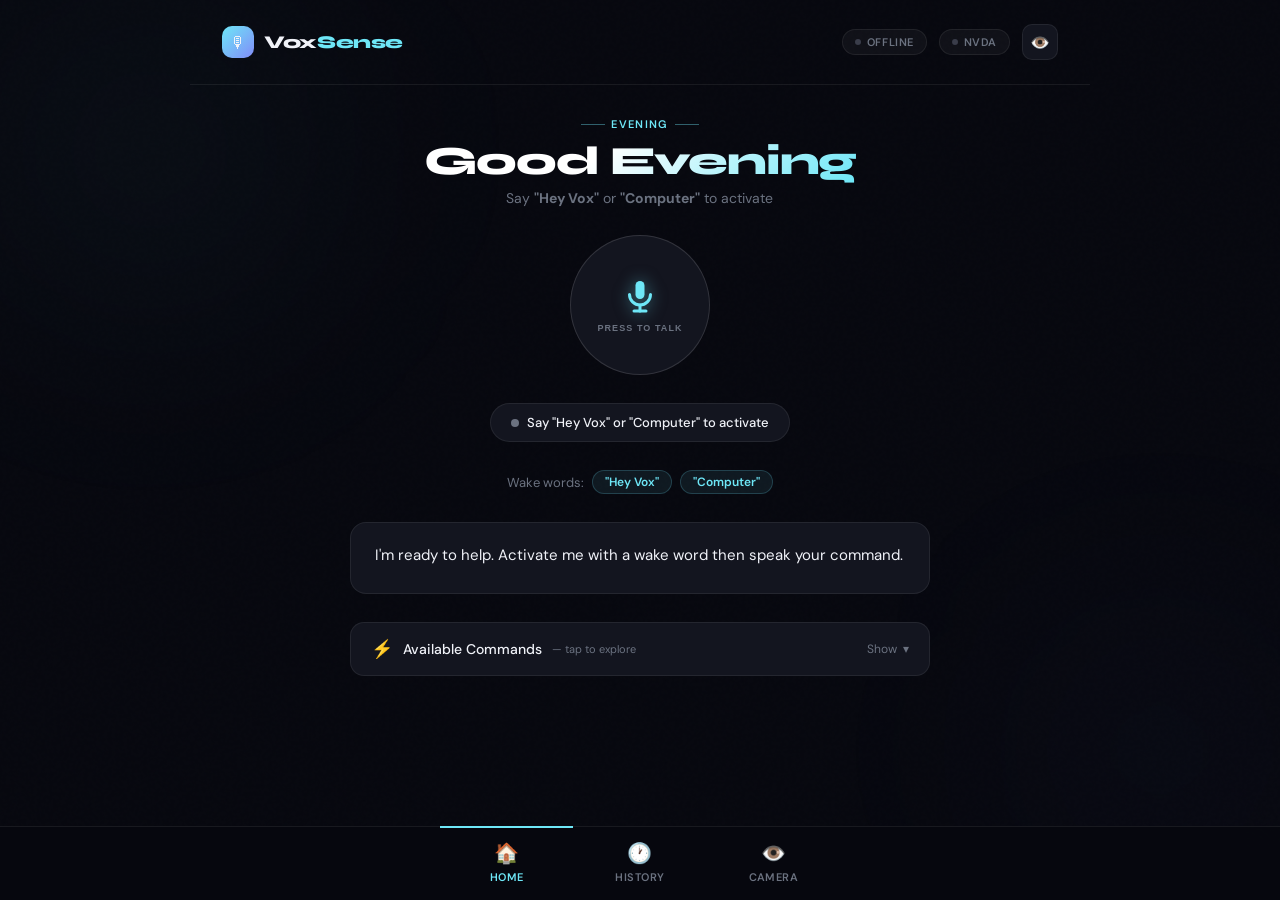
<file: frontend/index.html>
<!DOCTYPE html>
<html lang="en">
<head>
<meta charset="UTF-8">
<meta name="viewport" content="width=device-width, initial-scale=1.0">
<title>VoxSense AI</title>
<link href="https://fonts.googleapis.com/css2?family=DM+Sans:wght@300;400;500;600&family=Syne:wght@700;800&display=swap" rel="stylesheet">
<style>
*,*::before,*::after{margin:0;padding:0;box-sizing:border-box}
:root{
  --bg:#07080f;
  --surface:#0e1018;
  --card:#13151f;
  --border:rgba(255,255,255,0.07);
  --border-hi:rgba(255,255,255,0.13);
  --text:#f0f2f8;
  --muted:#6b7280;
  --dim:#3a3d4a;
  --accent:#6ee7f7;
  --accent2:#818cf8;
  --accent3:#34d399;
  --red:#f87171;
  --yellow:#fbbf24;
  --glow:rgba(110,231,247,0.15);
}
html{font-size:16px}
body{
  background:var(--bg);
  color:var(--text);
  font-family:'DM Sans',sans-serif;
  min-height:100vh;
  display:flex;
  flex-direction:column;
  align-items:center;
  overflow-x:hidden;
}

/* ── NOISE TEXTURE ── */
body::before{
  content:'';
  position:fixed;inset:0;
  background-image:url("data:image/svg+xml,%3Csvg viewBox='0 0 256 256' xmlns='http://www.w3.org/2000/svg'%3E%3Cfilter id='noise'%3E%3CfeTurbulence type='fractalNoise' baseFrequency='0.9' numOctaves='4' stitchTiles='stitch'/%3E%3C/filter%3E%3Crect width='100%25' height='100%25' filter='url(%23noise)' opacity='0.03'/%3E%3C/svg%3E");
  pointer-events:none;z-index:0;opacity:0.4;
}

/* ── AMBIENT GLOWS ── */
.glow-orb{position:fixed;border-radius:50%;pointer-events:none;z-index:0;filter:blur(120px)}
.glow-orb-1{width:500px;height:500px;background:radial-gradient(circle,rgba(110,231,247,0.06) 0%,transparent 70%);top:-100px;left:-100px}
.glow-orb-2{width:400px;height:400px;background:radial-gradient(circle,rgba(129,140,248,0.06) 0%,transparent 70%);bottom:-50px;right:-80px}

/* ── HEADER ── */
header{
  width:100%;max-width:900px;
  display:flex;align-items:center;justify-content:space-between;
  padding:24px 32px;
  position:relative;z-index:10;
  border-bottom:1px solid var(--border);
}
.logo{display:flex;align-items:center;gap:10px}
.logo-mark{
  width:32px;height:32px;border-radius:10px;
  background:linear-gradient(135deg,var(--accent),var(--accent2));
  display:flex;align-items:center;justify-content:center;
  font-size:16px;
}
.logo-name{font-family:'Syne',sans-serif;font-size:18px;font-weight:800;letter-spacing:-0.02em}
.logo-name span{color:var(--accent)}
.header-right{display:flex;align-items:center;gap:12px}
.badge{
  display:flex;align-items:center;gap:6px;
  padding:5px 12px;border-radius:999px;
  font-size:11px;font-weight:600;letter-spacing:0.05em;text-transform:uppercase;
  border:1px solid;
}
.badge-dot{width:6px;height:6px;border-radius:50%}
.badge--on{background:rgba(52,211,153,0.08);border-color:rgba(52,211,153,0.3);color:var(--accent3)}
.badge--on .badge-dot{background:var(--accent3);box-shadow:0 0 6px var(--accent3);animation:blink 2s ease-in-out infinite}
.badge--off{background:rgba(255,255,255,0.04);border-color:var(--border);color:var(--muted)}
.badge--off .badge-dot{background:var(--dim)}
@keyframes blink{0%,100%{opacity:1}50%{opacity:0.3}}
.nav-btn{
  width:36px;height:36px;border-radius:10px;
  background:var(--card);border:1px solid var(--border);
  color:var(--muted);cursor:pointer;font-size:16px;
  display:flex;align-items:center;justify-content:center;
  transition:all 0.2s;
}
.nav-btn:hover{border-color:var(--border-hi);color:var(--text)}

/* ── SCREENS ── */
.screen{display:none;width:100%;flex-direction:column;align-items:center}
.screen.active{display:flex}

/* ── MAIN ── */
main{
  flex:1;width:100%;max-width:900px;
  padding:32px 32px 100px;
  position:relative;z-index:5;
  display:flex;flex-direction:column;align-items:center;gap:28px;
}

/* ── GREETING ── */
.greeting{text-align:center}
.greeting-time{
  font-size:11px;font-weight:600;letter-spacing:0.12em;text-transform:uppercase;
  color:var(--accent);margin-bottom:8px;
  display:flex;align-items:center;justify-content:center;gap:6px;
}
.greeting-time::before,.greeting-time::after{
  content:'';display:block;width:24px;height:1px;background:var(--accent);opacity:0.4;
}
.greeting h1{
  font-family:'Syne',sans-serif;font-size:40px;font-weight:800;
  letter-spacing:-0.03em;line-height:1.1;
  background:linear-gradient(135deg,#fff 40%,var(--accent) 100%);
  -webkit-background-clip:text;-webkit-text-fill-color:transparent;
}
.greeting p{font-size:14px;color:var(--muted);margin-top:6px}

/* ── STATUS PILL ── */
.status-pill{
  display:flex;align-items:center;gap:8px;
  background:var(--card);border:1px solid var(--border);
  border-radius:999px;padding:10px 20px;
  font-size:13px;font-weight:500;
  transition:all 0.4s;
  min-width:260px;justify-content:center;
}
.status-pill.listening{border-color:rgba(52,211,153,0.4);background:rgba(52,211,153,0.06);color:var(--accent3)}
.status-pill.processing{border-color:rgba(251,191,36,0.4);background:rgba(251,191,36,0.06);color:var(--yellow)}
.status-pill.speaking{border-color:rgba(110,231,247,0.4);background:rgba(110,231,247,0.06);color:var(--accent)}
.status-pill.error{border-color:rgba(248,113,113,0.4);background:rgba(248,113,113,0.06);color:var(--red)}
.s-dot{
  width:8px;height:8px;border-radius:50%;background:var(--muted);flex-shrink:0;
  transition:background 0.3s,box-shadow 0.3s;
}
.status-pill.listening .s-dot{background:var(--accent3);box-shadow:0 0 8px var(--accent3);animation:blink 0.8s ease-in-out infinite}
.status-pill.processing .s-dot{background:var(--yellow);box-shadow:0 0 8px var(--yellow);animation:spin 0.6s linear infinite}
.status-pill.speaking .s-dot{background:var(--accent);box-shadow:0 0 8px var(--accent);animation:blink 0.5s ease-in-out infinite}
@keyframes spin{to{transform:rotate(360deg)}}

/* ── MIC BUTTON ── */
.mic-wrap{position:relative;display:flex;align-items:center;justify-content:center}
.mic-rings{position:absolute;border-radius:50%;pointer-events:none}
.mic-ring{
  position:absolute;border-radius:50%;border:1px solid var(--accent);
  opacity:0;transform:scale(0.8);
}
.mic-btn{
  width:140px;height:140px;border-radius:50%;
  background:var(--card);
  border:1.5px solid var(--border-hi);
  cursor:pointer;position:relative;z-index:2;
  display:flex;flex-direction:column;align-items:center;justify-content:center;gap:6px;
  transition:all 0.3s;
  outline:none;
}
.mic-btn::before{
  content:'';position:absolute;inset:-1px;border-radius:50%;
  background:conic-gradient(from 0deg,var(--accent),var(--accent2),var(--accent3),var(--accent));
  opacity:0;transition:opacity 0.4s;z-index:-1;
  animation:rot 4s linear infinite;
}
@keyframes rot{to{filter:hue-rotate(360deg)}}
.mic-btn:hover{border-color:transparent;transform:scale(1.03)}
.mic-btn:hover::before{opacity:1}
.mic-btn:focus-visible{outline:2px solid var(--accent);outline-offset:4px}
.mic-btn.active{border-color:transparent;box-shadow:0 0 60px rgba(52,211,153,0.3)}
.mic-btn.active::before{opacity:1}
.mic-btn.active .mic-ring-1{animation:ripple1 1.6s ease-out infinite}
.mic-btn.active .mic-ring-2{animation:ripple1 1.6s ease-out 0.5s infinite}
@keyframes ripple1{
  0%{transform:scale(1);opacity:0.5}
  100%{transform:scale(1.7);opacity:0}
}
.mic-ring-1{width:140px;height:140px}
.mic-ring-2{width:140px;height:140px}
.mic-icon svg{width:36px;height:36px;filter:drop-shadow(0 0 8px rgba(110,231,247,0.5))}
.mic-label{font-size:9px;font-weight:600;letter-spacing:0.12em;text-transform:uppercase;color:var(--muted)}
.mic-btn.active .mic-label{color:var(--accent3)}

/* ── WAKE HINT ── */
.wake-hint{
  display:flex;align-items:center;gap:8px;font-size:13px;color:var(--muted);
  flex-wrap:wrap;justify-content:center;
}
.wchip{
  background:rgba(110,231,247,0.08);border:1px solid rgba(110,231,247,0.2);
  border-radius:999px;padding:3px 12px;font-size:12px;color:var(--accent);font-weight:600;
}

/* ── RESPONSE AREA ── */
.response-wrap{width:100%;max-width:580px}
.response-box{
  background:var(--card);border:1px solid var(--border);
  border-radius:16px;padding:20px 24px;
  min-height:72px;display:flex;flex-direction:column;gap:8px;
}
.response-user{font-size:12px;color:var(--muted);display:none}
.response-user.show{display:block}
.response-user span{color:var(--accent3);font-weight:600}
.response-text{font-size:15px;line-height:1.65;color:var(--text)}

/* ── STOP BTN ── */
.stop-btn{
  background:rgba(248,113,113,0.08);border:1px solid rgba(248,113,113,0.25);
  color:var(--red);border-radius:12px;padding:10px 24px;
  cursor:pointer;font-size:13px;font-weight:600;font-family:'DM Sans',sans-serif;
  display:none;transition:background 0.2s;
}
.stop-btn.show{display:block}
.stop-btn:hover{background:rgba(248,113,113,0.15)}

/* ════════════════════════════════════════════
   COMMANDS DRAWER — Swipe/Click to reveal
   ════════════════════════════════════════════ */
.drawer-trigger{
  width:100%;max-width:580px;
  background:var(--card);border:1px solid var(--border);
  border-radius:14px;padding:14px 20px;
  display:flex;align-items:center;justify-content:space-between;
  cursor:pointer;transition:border-color 0.2s;
  user-select:none;
}
.drawer-trigger:hover{border-color:var(--border-hi)}
.drawer-trigger-left{display:flex;align-items:center;gap:10px;font-size:14px;font-weight:500}
.drawer-trigger-icon{font-size:18px}
.drawer-arrow{
  font-size:12px;color:var(--muted);
  transition:transform 0.3s;display:flex;align-items:center;gap:6px;
  font-size:12px;
}
.drawer-arrow.open{transform:rotate(180deg)}

.commands-drawer{
  width:100%;max-width:580px;
  max-height:0;overflow:hidden;
  transition:max-height 0.45s cubic-bezier(0.4,0,0.2,1);
}
.commands-drawer.open{max-height:600px}

.commands-inner{
  background:var(--card);border:1px solid var(--border);
  border-top:none;border-radius:0 0 14px 14px;
  padding:6px 12px 16px;
}

/* Category tabs */
.cmd-tabs{display:flex;gap:6px;flex-wrap:wrap;padding:12px 4px 10px}
.cmd-tab{
  padding:5px 14px;border-radius:999px;font-size:11px;font-weight:600;
  letter-spacing:0.04em;text-transform:uppercase;cursor:pointer;
  background:transparent;border:1px solid var(--border);color:var(--muted);
  transition:all 0.2s;font-family:'DM Sans',sans-serif;
}
.cmd-tab:hover{border-color:var(--border-hi);color:var(--text)}
.cmd-tab.active{background:rgba(110,231,247,0.1);border-color:rgba(110,231,247,0.3);color:var(--accent)}

/* Command grid */
.cmd-grid{display:grid;grid-template-columns:1fr 1fr;gap:6px}
.cmd-item{
  display:flex;align-items:center;gap:8px;
  padding:10px 12px;border-radius:10px;
  background:rgba(255,255,255,0.02);border:1px solid var(--border);
  font-size:13px;color:#94a3b8;cursor:pointer;
  transition:all 0.15s;
}
.cmd-item:hover{background:rgba(110,231,247,0.06);border-color:rgba(110,231,247,0.2);color:var(--text)}
.cmd-emoji{font-size:14px;flex-shrink:0}

/* ── HISTORY SCREEN ── */
.history-hdr{width:100%;max-width:580px;display:flex;align-items:center;justify-content:space-between;margin-bottom:20px}
.history-hdr h2{font-family:'Syne',sans-serif;font-size:22px;font-weight:800}
.clear-btn{
  background:rgba(248,113,113,0.08);border:1px solid rgba(248,113,113,0.2);
  color:var(--red);border-radius:8px;padding:6px 14px;
  cursor:pointer;font-size:12px;font-family:'DM Sans',sans-serif;
}
.history-list{width:100%;max-width:580px;display:flex;flex-direction:column;gap:10px}
.history-empty{color:var(--muted);font-size:14px;text-align:center;padding:48px 0}
.h-item{
  background:var(--card);border:1px solid var(--border);
  border-radius:14px;padding:16px 18px;
}
.h-you{font-size:12px;color:var(--accent3);font-weight:600;margin-bottom:4px}
.h-cmd{font-size:14px;color:var(--text);margin-bottom:8px}
.h-resp{font-size:12px;color:var(--muted);padding-top:8px;border-top:1px solid var(--border);line-height:1.5}
.h-time{font-size:11px;color:var(--dim);margin-top:6px}

/* ── CONFIRM OVERLAY ── */
.confirm-overlay{
  position:fixed;inset:0;background:rgba(0,0,0,0.88);
  z-index:1000;display:flex;align-items:center;justify-content:center;padding:24px;
}
.confirm-overlay[hidden]{display:none}
.confirm-box{
  background:var(--surface);border:1px solid var(--border-hi);
  border-radius:20px;padding:36px;max-width:440px;width:100%;text-align:center;
  box-shadow:0 0 80px rgba(110,231,247,0.08);
}
.confirm-icon{font-size:40px;margin-bottom:12px}
.confirm-q{font-family:'Syne',sans-serif;font-size:20px;font-weight:800;margin-bottom:10px}
.confirm-desc{font-size:14px;color:var(--muted);margin-bottom:28px;line-height:1.6}
.confirm-btns{display:flex;gap:12px;justify-content:center}
.cbtn{
  padding:12px 28px;border-radius:12px;font-size:14px;font-weight:600;
  cursor:pointer;font-family:'DM Sans',sans-serif;border:1.5px solid;transition:all 0.2s;
}
.cbtn-yes{background:rgba(52,211,153,0.1);border-color:var(--accent3);color:var(--accent3)}
.cbtn-yes:hover{background:rgba(52,211,153,0.2)}
.cbtn-no{background:transparent;border-color:rgba(248,113,113,0.4);color:var(--red)}
.cbtn-no:hover{background:rgba(248,113,113,0.08)}
.confirm-hint{font-size:11px;color:var(--dim);margin-top:16px}

/* ── FOOTER NAV ── */
footer{
  position:fixed;bottom:0;left:0;right:0;
  background:rgba(7,8,15,0.9);
  backdrop-filter:blur(20px);
  border-top:1px solid var(--border);
  z-index:50;
  display:flex;justify-content:center;
}
.foot-nav{display:flex;max-width:400px;width:100%}
.foot-item{
  flex:1;display:flex;flex-direction:column;align-items:center;gap:4px;
  padding:12px 0 16px;font-size:11px;color:var(--muted);cursor:pointer;
  transition:color 0.2s;border-top:2px solid transparent;margin-top:-1px;
  font-weight:600;letter-spacing:0.04em;text-transform:uppercase;
}
.foot-item.on{color:var(--accent);border-top-color:var(--accent)}
.foot-item:hover{color:var(--text)}
.foot-icon{font-size:20px}

.sr-only{position:absolute;width:1px;height:1px;overflow:hidden;clip:rect(0,0,0,0)}
</style>
</head>
<body>
<div class="glow-orb glow-orb-1"></div>
<div class="glow-orb glow-orb-2"></div>

<!-- HEADER -->
<header>
  <div class="logo">
    <div class="logo-mark">🎙</div>
    <div>
      <div class="logo-name">Vox<span>Sense</span></div>
    </div>
  </div>
  <div class="header-right">
    <div class="badge badge--off" id="connBadge">
      <div class="badge-dot"></div>
      <span class="badge-text">Offline</span>
    </div>
    <div class="badge badge--off" id="nvdaBadge">
      <div class="badge-dot"></div>
      <span class="badge-text">NVDA</span>
    </div>
    <button class="nav-btn" onclick="window.location.href='camera_eyes.html'" aria-label="Camera Eyes">👁️</button>
  </div>
</header>

<!-- SCREEN: DASHBOARD -->
<div class="screen active" id="screen-dashboard">
<main>

  <!-- Greeting -->
  <div class="greeting">
    <div class="greeting-time" id="greetingTime">Morning</div>
    <h1 id="greetingText">Good Morning</h1>
    <p>Say <strong>"Hey Vox"</strong> or <strong>"Computer"</strong> to activate</p>
  </div>

  <!-- Mic -->
  <div class="mic-wrap">
    <div class="mic-ring mic-ring-1"></div>
    <div class="mic-ring mic-ring-2"></div>
    <button class="mic-btn" id="micBtn"
      onclick="toggleAssistant()"
      aria-label="Microphone button"
      aria-pressed="false" tabindex="0">
      <div class="mic-icon">
        <svg viewBox="0 0 24 24" fill="none">
          <rect x="9" y="2" width="6" height="12" rx="3" fill="var(--accent)"/>
          <path d="M5 11C5 14.866 8.134 18 12 18C15.866 18 19 14.866 19 11" stroke="var(--accent)" stroke-width="2" stroke-linecap="round"/>
          <line x1="12" y1="18" x2="12" y2="22" stroke="var(--accent)" stroke-width="2" stroke-linecap="round"/>
          <line x1="8" y1="22" x2="16" y2="22" stroke="var(--accent)" stroke-width="2" stroke-linecap="round"/>
        </svg>
      </div>
      <div class="mic-label" id="micLabel">Press to Talk</div>
    </button>
  </div>

  <!-- Status -->
  <div class="status-pill" id="statusPill" role="status" aria-live="polite">
    <div class="s-dot" id="sDot"></div>
    <span id="statusText">Say "Hey Vox" or "Computer" to activate</span>
  </div>

  <!-- Wake hint -->
  <div class="wake-hint">
    Wake words: <div class="wchip">"Hey Vox"</div> <div class="wchip">"Computer"</div>
  </div>

  <!-- Response -->
  <div class="response-wrap">
    <div class="response-box">
      <div class="response-user" id="responseUser"><span>You:</span> <span id="userSaidTxt"></span></div>
      <div class="response-text" id="responseText">I'm ready to help. Activate me with a wake word then speak your command.</div>
    </div>
  </div>

  <button class="stop-btn" id="stopBtn" onclick="stopAssistant()">⏹ Say "Stop" or click to deactivate</button>

  <!-- ══ COMMANDS DRAWER ══ -->
  <div class="drawer-trigger" id="drawerTrigger" onclick="toggleDrawer()"
       role="button" tabindex="0" aria-expanded="false"
       aria-label="Show available commands">
    <div class="drawer-trigger-left">
      <span class="drawer-trigger-icon">⚡</span>
      <span>Available Commands</span>
      <span style="font-size:11px;color:var(--muted);font-weight:400">— tap to explore</span>
    </div>
    <div class="drawer-arrow" id="drawerArrow">
      <span>Show</span> ▾
    </div>
  </div>

  <div class="commands-drawer" id="commandsDrawer" role="region" aria-label="Commands list">
    <div class="commands-inner">
      <!-- Category Tabs -->
      <div class="cmd-tabs" role="tablist">
        <button class="cmd-tab active" onclick="showCat('system')" role="tab">System</button>
        <button class="cmd-tab" onclick="showCat('apps')" role="tab">Apps</button>
        <button class="cmd-tab" onclick="showCat('media')" role="tab">Media</button>
        <button class="cmd-tab" onclick="showCat('browser')" role="tab">Browser</button>
        <button class="cmd-tab" onclick="showCat('whatsapp')" role="tab">WhatsApp</button>
        <button class="cmd-tab" onclick="showCat('files')" role="tab">Files</button>
        <button class="cmd-tab" onclick="showCat('info')" role="tab">Info</button>
      </div>

      <!-- Command Grids -->
      <div class="cmd-grid" id="cat-system">
        <div class="cmd-item" onclick="quickCmd('what time is it')"><span class="cmd-emoji">🕐</span>What time is it</div>
        <div class="cmd-item" onclick="quickCmd('what is today date')"><span class="cmd-emoji">📅</span>What is today's date</div>
        <div class="cmd-item" onclick="quickCmd('take a screenshot')"><span class="cmd-emoji">📸</span>Take a screenshot</div>
        <div class="cmd-item" onclick="quickCmd('read my screen')"><span class="cmd-emoji">👁️</span>Read my screen</div>
        <div class="cmd-item" onclick="quickCmd('turn up the volume')"><span class="cmd-emoji">🔊</span>Turn up the volume</div>
        <div class="cmd-item" onclick="quickCmd('turn down the volume')"><span class="cmd-emoji">🔉</span>Turn down the volume</div>
        <div class="cmd-item" onclick="quickCmd('mute the sound')"><span class="cmd-emoji">🔇</span>Mute the sound</div>
        <div class="cmd-item" onclick="quickCmd('lock my pc')"><span class="cmd-emoji">🔒</span>Lock my PC</div>
        <div class="cmd-item" onclick="quickCmd('shut down my pc')"><span class="cmd-emoji">⏻</span>Shut down my PC</div>
        <div class="cmd-item" onclick="quickCmd('restart my pc')"><span class="cmd-emoji">🔄</span>Restart my PC</div>
      </div>

      <div class="cmd-grid" id="cat-apps" style="display:none">
        <div class="cmd-item" onclick="quickCmd('open chrome')"><span class="cmd-emoji">🌐</span>Open Chrome</div>
        <div class="cmd-item" onclick="quickCmd('open notepad')"><span class="cmd-emoji">📝</span>Open Notepad</div>
        <div class="cmd-item" onclick="quickCmd('open calculator')"><span class="cmd-emoji">🔢</span>Open Calculator</div>
        <div class="cmd-item" onclick="quickCmd('open file explorer')"><span class="cmd-emoji">📁</span>Open File Explorer</div>
        <div class="cmd-item" onclick="quickCmd('open task manager')"><span class="cmd-emoji">📊</span>Open Task Manager</div>
        <div class="cmd-item" onclick="quickCmd('list open apps')"><span class="cmd-emoji">📋</span>List open apps</div>
        <div class="cmd-item" onclick="quickCmd('close chrome')"><span class="cmd-emoji">❌</span>Close Chrome</div>
        <div class="cmd-item" onclick="quickCmd('press ctrl c')"><span class="cmd-emoji">⌨️</span>Press Ctrl+C</div>
        <div class="cmd-item" onclick="quickCmd('press alt tab')"><span class="cmd-emoji">🔁</span>Press Alt+Tab</div>
        <div class="cmd-item" onclick="quickCmd('scroll down')"><span class="cmd-emoji">⬇️</span>Scroll down</div>
      </div>

      <div class="cmd-grid" id="cat-media" style="display:none">
        <div class="cmd-item" onclick="quickCmd('play arijit singh on youtube')"><span class="cmd-emoji">▶️</span>Play on YouTube</div>
        <div class="cmd-item" onclick="quickCmd('pause the video')"><span class="cmd-emoji">⏸️</span>Pause the video</div>
        <div class="cmd-item" onclick="quickCmd('next video')"><span class="cmd-emoji">⏭️</span>Next video</div>
        <div class="cmd-item" onclick="quickCmd('previous video')"><span class="cmd-emoji">⏮️</span>Previous video</div>
        <div class="cmd-item" onclick="quickCmd('skip forward 30 seconds')"><span class="cmd-emoji">⏩</span>Skip forward 30s</div>
        <div class="cmd-item" onclick="quickCmd('youtube fullscreen')"><span class="cmd-emoji">⛶</span>Fullscreen</div>
        <div class="cmd-item" onclick="quickCmd('what video is playing')"><span class="cmd-emoji">🎵</span>What's playing</div>
        <div class="cmd-item" onclick="quickCmd('like this video')"><span class="cmd-emoji">👍</span>Like this video</div>
        <div class="cmd-item" onclick="quickCmd('spotify play pause')"><span class="cmd-emoji">🎧</span>Spotify play/pause</div>
        <div class="cmd-item" onclick="quickCmd('spotify next track')"><span class="cmd-emoji">⏭️</span>Spotify next</div>
      </div>

      <div class="cmd-grid" id="cat-browser" style="display:none">
        <div class="cmd-item" onclick="quickCmd('open google.com')"><span class="cmd-emoji">🌐</span>Open Google</div>
        <div class="cmd-item" onclick="quickCmd('open youtube.com')"><span class="cmd-emoji">📺</span>Open YouTube</div>
        <div class="cmd-item" onclick="quickCmd('open gmail')"><span class="cmd-emoji">📧</span>Open Gmail</div>
        <div class="cmd-item" onclick="quickCmd('read my emails')"><span class="cmd-emoji">📬</span>Read emails</div>
        <div class="cmd-item" onclick="quickCmd('open instagram')"><span class="cmd-emoji">📷</span>Open Instagram</div>
        <div class="cmd-item" onclick="quickCmd('translate hello to urdu')"><span class="cmd-emoji">🌍</span>Translate to Urdu</div>
        <div class="cmd-item" onclick="quickCmd('read clipboard')"><span class="cmd-emoji">📋</span>Read clipboard</div>
        <div class="cmd-item" onclick="quickCmd('check internet speed')"><span class="cmd-emoji">📶</span>Check internet speed</div>
      </div>

      <div class="cmd-grid" id="cat-whatsapp" style="display:none">
        <div class="cmd-item" onclick="quickCmd('open whatsapp')"><span class="cmd-emoji">💬</span>Open WhatsApp</div>
        <div class="cmd-item" onclick="quickCmd('open whatsapp chat with Ali')"><span class="cmd-emoji">👤</span>Open chat with Ali</div>
        <div class="cmd-item" onclick="quickCmd('send message to Ali saying hello')"><span class="cmd-emoji">📤</span>Send message</div>
        <div class="cmd-item" onclick="quickCmd('read messages from Ali')"><span class="cmd-emoji">📩</span>Read messages</div>
        <div class="cmd-item" onclick="quickCmd('show unread messages')"><span class="cmd-emoji">🔔</span>Unread messages</div>
        <div class="cmd-item" onclick="quickCmd('call Ali on whatsapp')"><span class="cmd-emoji">📞</span>Voice call</div>
        <div class="cmd-item" onclick="quickCmd('video call Ali on whatsapp')"><span class="cmd-emoji">📹</span>Video call</div>
        <div class="cmd-item" onclick="quickCmd('end call')"><span class="cmd-emoji">📵</span>End call</div>
        <div class="cmd-item" onclick="quickCmd('go back in whatsapp')"><span class="cmd-emoji">◀️</span>Go back</div>
        <div class="cmd-item" onclick="quickCmd('close whatsapp')"><span class="cmd-emoji">❌</span>Close WhatsApp</div>
      </div>

      <div class="cmd-grid" id="cat-files" style="display:none">
        <div class="cmd-item" onclick="quickCmd('list desktop files')"><span class="cmd-emoji">🖥️</span>List desktop</div>
        <div class="cmd-item" onclick="quickCmd('list downloads folder')"><span class="cmd-emoji">⬇️</span>List downloads</div>
        <div class="cmd-item" onclick="quickCmd('list documents folder')"><span class="cmd-emoji">📂</span>List documents</div>
        <div class="cmd-item" onclick="quickCmd('search file report')"><span class="cmd-emoji">🔍</span>Search a file</div>
        <div class="cmd-item" onclick="quickCmd('open file resume')"><span class="cmd-emoji">📄</span>Open a file</div>
        <div class="cmd-item" onclick="quickCmd('read pdf document')"><span class="cmd-emoji">📕</span>Read a PDF</div>
        <div class="cmd-item" onclick="quickCmd('create folder projects')"><span class="cmd-emoji">➕</span>Create folder</div>
        <div class="cmd-item" onclick="quickCmd('empty recycle bin')"><span class="cmd-emoji">🗑️</span>Empty recycle bin</div>
      </div>

      <div class="cmd-grid" id="cat-info" style="display:none">
        <div class="cmd-item" onclick="quickCmd('what is the weather in karachi')"><span class="cmd-emoji">🌤️</span>Weather in Karachi</div>
        <div class="cmd-item" onclick="quickCmd('read me the latest news')"><span class="cmd-emoji">📰</span>Latest news</div>
        <div class="cmd-item" onclick="quickCmd('pakistan news')"><span class="cmd-emoji">🇵🇰</span>Pakistan news</div>
        <div class="cmd-item" onclick="quickCmd('tech news')"><span class="cmd-emoji">💻</span>Tech news</div>
        <div class="cmd-item" onclick="quickCmd('what is my battery level')"><span class="cmd-emoji">🔋</span>Battery level</div>
        <div class="cmd-item" onclick="quickCmd('how much ram is being used')"><span class="cmd-emoji">💾</span>RAM usage</div>
        <div class="cmd-item" onclick="quickCmd('is my wifi connected')"><span class="cmd-emoji">📶</span>WiFi status</div>
        <div class="cmd-item" onclick="quickCmd('cpu usage')"><span class="cmd-emoji">⚙️</span>CPU usage</div>
        <div class="cmd-item" onclick="quickCmd('set reminder in 10 minutes meeting')"><span class="cmd-emoji">⏰</span>Set reminder</div>
        <div class="cmd-item" onclick="quickCmd('list my reminders')"><span class="cmd-emoji">📌</span>List reminders</div>
      </div>
    </div>
  </div>

</main>
</div>

<!-- SCREEN: HISTORY -->
<div class="screen" id="screen-history">
<main>
  <div class="history-hdr">
    <h2>History</h2>
    <button class="clear-btn" onclick="clearHistory()">Clear All</button>
  </div>
  <div class="history-list" id="historyList">
    <div class="history-empty">No history yet — start talking to VoxSense!</div>
  </div>
</main>
</div>

<!-- CONFIRM OVERLAY -->
<div class="confirm-overlay" id="confirmOverlay" hidden role="dialog" aria-modal="true" aria-labelledby="confirmQ">
  <div class="confirm-box">
    <div class="confirm-icon">⚠️</div>
    <div class="confirm-q" id="confirmQ">Are you sure?</div>
    <div class="confirm-desc" id="confirmDesc">This action cannot be undone.</div>
    <div class="confirm-btns">
      <button class="cbtn cbtn-yes" id="confirmYes">Yes, proceed</button>
      <button class="cbtn cbtn-no" id="confirmNo">Cancel</button>
    </div>
    <div class="confirm-hint">Press Y to confirm · N or Esc to cancel</div>
  </div>
</div>

<!-- FOOTER -->
<footer>
  <nav class="foot-nav" aria-label="App navigation">
    <div class="foot-item on" id="foot-dashboard" onclick="showScreen('dashboard')" tabindex="0" role="button">
      <div class="foot-icon">🏠</div><span>Home</span>
    </div>
    <div class="foot-item" id="foot-history" onclick="showScreen('history')" tabindex="0" role="button">
      <div class="foot-icon">🕐</div><span>History</span>
    </div>
    <div class="foot-item" onclick="window.location.href='camera_eyes.html'" tabindex="0" role="button">
      <div class="foot-icon">👁️</div><span>Camera</span>
    </div>
  </nav>
</footer>

<script>
'use strict';

/* ── CONFIG ── */
const WS_URL = 'ws://192.168.1.7:8000/ws';
const HTTP_URL = 'http://192.168.1.7:8000';
const WAKE_WORDS = ['hey vox','computer','hey vocks','hay vox','hey box','hey fox'];
const STOP_WORDS = ['stop','stop listening','turn off','deactivate','goodbye','bye'];

/* ── STATE ── */
let ws=null, recog=null;
let isActive=false, isSpeaking=false;
let history=JSON.parse(localStorage.getItem('vs_history')||'[]');
const synth=window.speechSynthesis;

/* ── DRAWER ── */
let drawerOpen=false;
function toggleDrawer(){
  drawerOpen=!drawerOpen;
  document.getElementById('commandsDrawer').classList.toggle('open',drawerOpen);
  const arrow=document.getElementById('drawerArrow');
  arrow.classList.toggle('open',drawerOpen);
  arrow.innerHTML=drawerOpen?'<span>Hide</span> ▴':'<span>Show</span> ▾';
  document.getElementById('drawerTrigger').setAttribute('aria-expanded',drawerOpen);
}

/* ── CATEGORY TABS ── */
const cats=['system','apps','media','browser','whatsapp','files','info'];
function showCat(name){
  cats.forEach(c=>{
    document.getElementById('cat-'+c).style.display=c===name?'grid':'none';
  });
  document.querySelectorAll('.cmd-tab').forEach((t,i)=>{
    t.classList.toggle('active',cats[i]===name);
  });
}

/* ── SCREENS ── */
function showScreen(name){
  document.querySelectorAll('.screen').forEach(s=>s.classList.remove('active'));
  document.querySelectorAll('.foot-item').forEach(f=>f.classList.remove('on'));
  document.getElementById('screen-'+name).classList.add('active');
  document.getElementById('foot-'+name).classList.add('on');
  if(name==='history') renderHistory();
}

/* ── GREETING ── */
function setGreeting(){
  const h=new Date().getHours();
  const word=h<12?'Morning':h<17?'Afternoon':'Evening';
  const full=`Good ${word}`;
  document.getElementById('greetingTime').textContent=word;
  document.getElementById('greetingText').textContent=full;
}

/* ── STATUS ── */
function setStatus(type,text){
  const pill=document.getElementById('statusPill');
  pill.className='status-pill '+(type||'');
  document.getElementById('statusText').textContent=text;
}

function setMicState(state){
  const btn=document.getElementById('micBtn');
  const lbl=document.getElementById('micLabel');
  btn.classList.toggle('active',state==='listening');
  btn.setAttribute('aria-pressed',state==='listening'?'true':'false');
  const labels={
    idle:'Press to Talk',listening:'Listening...',
    processing:'Processing...', speaking:'Speaking...',off:'Offline'
  };
  lbl.textContent=labels[state]||'Press to Talk';
  const statusMap={
    idle:'Say "Hey Vox" or "Computer" to activate',
    listening:'🎤 Listening — speak your command now',
    processing:'⏳ Processing your command...',
    speaking:'🔊 Speaking — wait before you speak again',
    off:'Assistant off — say "Hey Vox" to start'
  };
  setStatus(state==='listening'?'listening':state==='processing'?'processing':state==='speaking'?'speaking':'',statusMap[state]||'');
}

/* ── RESPONSE ── */
function showResponse(text,userText){
  document.getElementById('responseText').textContent=text;
  const u=document.getElementById('responseUser');
  if(userText){
    document.getElementById('userSaidTxt').textContent=userText;
    u.classList.add('show');
  } else u.classList.remove('show');
}

/* ── TTS ── */
function speak(text){
  if(!text||!synth) return;
  if(synth.speaking) synth.cancel();
  function doSpeak(){
    const voices=synth.getVoices();
    const preferred=['Microsoft Aria Online (Natural) - English (United States)','Microsoft Jenny Online (Natural) - English (United States)','Google US English','Microsoft Zira - English (United States)'];
    let voice=null;
    for(const n of preferred){ voice=voices.find(v=>v.name===n); if(voice) break; }
    if(!voice) voice=voices.find(v=>v.lang&&v.lang.startsWith('en'));
    const u=new SpeechSynthesisUtterance(text);
    if(voice) u.voice=voice;
    u.rate=0.95;u.pitch=1.05;u.lang='en-US';
    isSpeaking=true; setMicState('speaking');
    u.onend=()=>{ isSpeaking=false; if(isActive) setMicState('listening'); else setMicState('idle'); };
    u.onerror=()=>{ isSpeaking=false; if(isActive) setMicState('listening'); else setMicState('idle'); };
    synth.speak(u);
  }
  if(synth.getVoices().length>0) doSpeak();
  else synth.onvoiceschanged=doSpeak;
}

/* ── WEBSOCKET ── */
function connectWS(){
  try{
    ws=new WebSocket(WS_URL);
    ws.onopen=()=>{
      setBadge('connBadge','on','Online');
      console.log('Backend connected');
    };
    ws.onmessage=(e)=>{
      try{
        const d=JSON.parse(e.data);
        if(d.type==='confirm_request'){
          showConfirm(d.message,()=>sendToBackend('yes confirm'),()=>sendToBackend('cancel'));
          speak(d.message); return;
        }
        const text=d.response||d.message||'';
        if(!text) return;
        const lastCmd=document.getElementById('userSaidTxt').textContent;
        showResponse(text,lastCmd);
        if(lastCmd) saveHistory(lastCmd,text);
        setMicState('speaking');
        speak(text);
      }catch(err){console.error(err)}
    };
    ws.onerror=()=>setBadge('connBadge','off','Offline');
    ws.onclose=()=>{ setBadge('connBadge','off','Offline'); setTimeout(connectWS,3000); };
  }catch(e){}
}

function sendToBackend(text){
  document.getElementById('userSaidTxt').textContent=text;
  setMicState('processing');
  showResponse('Processing...',text);
  if(ws&&ws.readyState===WebSocket.OPEN){
    ws.send(JSON.stringify({transcript:text}));
  } else {
    showResponse('Backend not connected. Run: uvicorn main:app --port 8000',text);
    speak('Backend not connected. Please start the server.');
  }
}

/* ── SPEECH RECOGNITION ── */
function startRecognition(){
  const SR=window.SpeechRecognition||window.webkitSpeechRecognition;
  if(!SR){ showResponse('Voice not supported. Use Chrome or Edge.'); return; }
  recog=new SR();
  recog.continuous=true; recog.interimResults=false;
  recog.lang='en-US'; recog.maxAlternatives=1; recog._running=true;
  recog.onresult=(e)=>{
    const t=e.results[e.results.length-1][0].transcript.toLowerCase().trim();
    if(t.includes('camera eyes')||t.includes('open camera')){ window.location.href='camera_eyes.html'; return; }
    if(!isActive){
      if(WAKE_WORDS.some(w=>t.includes(w))) activateAssistant();
      return;
    }
    if(STOP_WORDS.some(w=>t.includes(w))){ stopAssistant(); return; }
    if(isSpeaking) return;
    sendToBackend(t);
  };
  recog.onend=()=>{ if(recog._running) setTimeout(()=>{ try{recog.start()}catch(e){} },300); };
  recog.onerror=(e)=>{ if(e.error==='not-allowed') showResponse('Microphone blocked. Allow microphone access.'); };
  try{recog.start()}catch(e){}
}

/* ── ACTIVATE ── */
function activateAssistant(){
  isActive=true;
  document.getElementById('micBtn').setAttribute('aria-pressed','true');
  document.getElementById('stopBtn').classList.add('show');
  setMicState('listening');
  speak('Ready. Speak your command.');
}

function stopAssistant(){
  isActive=false;
  document.getElementById('micBtn').setAttribute('aria-pressed','false');
  document.getElementById('stopBtn').classList.remove('show');
  setMicState('idle');
  speak('Deactivated. Say Hey Vox to wake me up again.');
}

function toggleAssistant(){ if(isActive) stopAssistant(); else activateAssistant(); }

function quickCmd(cmd){
  if(!isActive) activateAssistant();
  setTimeout(()=>sendToBackend(cmd),800);
}

/* ── HISTORY ── */
function saveHistory(cmd,resp){
  history.unshift({cmd,resp,time:new Date().toLocaleString()});
  if(history.length>100) history=history.slice(0,100);
  localStorage.setItem('vs_history',JSON.stringify(history));
}

function renderHistory(){
  const list=document.getElementById('historyList');
  if(!history.length){ list.innerHTML='<div class="history-empty">No history yet — start talking to VoxSense!</div>'; return; }
  list.innerHTML=history.map(h=>`
    <div class="h-item">
      <div class="h-you">You said</div>
      <div class="h-cmd">${h.cmd}</div>
      <div class="h-resp">${h.resp}</div>
      <div class="h-time">${h.time}</div>
    </div>`).join('');
}

function clearHistory(){ history=[]; localStorage.removeItem('vs_history'); renderHistory(); }

/* ── BADGE ── */
function setBadge(id,type,text){
  const el=document.getElementById(id);
  el.className=`badge badge--${type}`;
  el.querySelector('.badge-text').textContent=text;
}

/* ── CONFIRM ── */
let confirmCbs={yes:null,no:null};
function showConfirm(msg,onYes,onNo){
  confirmCbs={yes:onYes,no:onNo};
  document.getElementById('confirmDesc').textContent=msg;
  document.getElementById('confirmOverlay').removeAttribute('hidden');
  document.getElementById('confirmYes').focus();
}
function closeConfirm(){
  document.getElementById('confirmOverlay').setAttribute('hidden','');
  document.getElementById('micBtn').focus();
}
document.getElementById('confirmYes').onclick=()=>{ closeConfirm(); if(confirmCbs.yes) confirmCbs.yes(); };
document.getElementById('confirmNo').onclick=()=>{ closeConfirm(); if(confirmCbs.no) confirmCbs.no(); speak('Action cancelled.'); };

/* ── KEYBOARD ── */
document.addEventListener('keydown',(e)=>{
  const inInput=['INPUT','TEXTAREA','SELECT'].includes(document.activeElement.tagName);
  if(e.code==='Space'&&!inInput){ e.preventDefault(); toggleAssistant(); }
  if(e.key==='Escape'){ if(isActive) stopAssistant(); if(synth.speaking){synth.cancel();isSpeaking=false;} }
  if(e.key==='y'||e.key==='Y') document.getElementById('confirmYes').click();
  if(e.key==='n'||e.key==='N') document.getElementById('confirmNo').click();
});

/* ── STATUS CHECK ── */
async function checkStatus(){
  try{
    const r=await fetch(`${HTTP_URL}/status`,{signal:AbortSignal.timeout(3000)});
    const d=await r.json();
    if(d.nvda_connected) setBadge('nvdaBadge','on','NVDA On');
    else setBadge('nvdaBadge','off','NVDA Off');
  }catch(_){}
}

/* ── INIT ── */
setGreeting();
setMicState('idle');
connectWS();
startRecognition();
checkStatus();
setInterval(checkStatus,30000);
</script>
</body>
</html>
</file>
